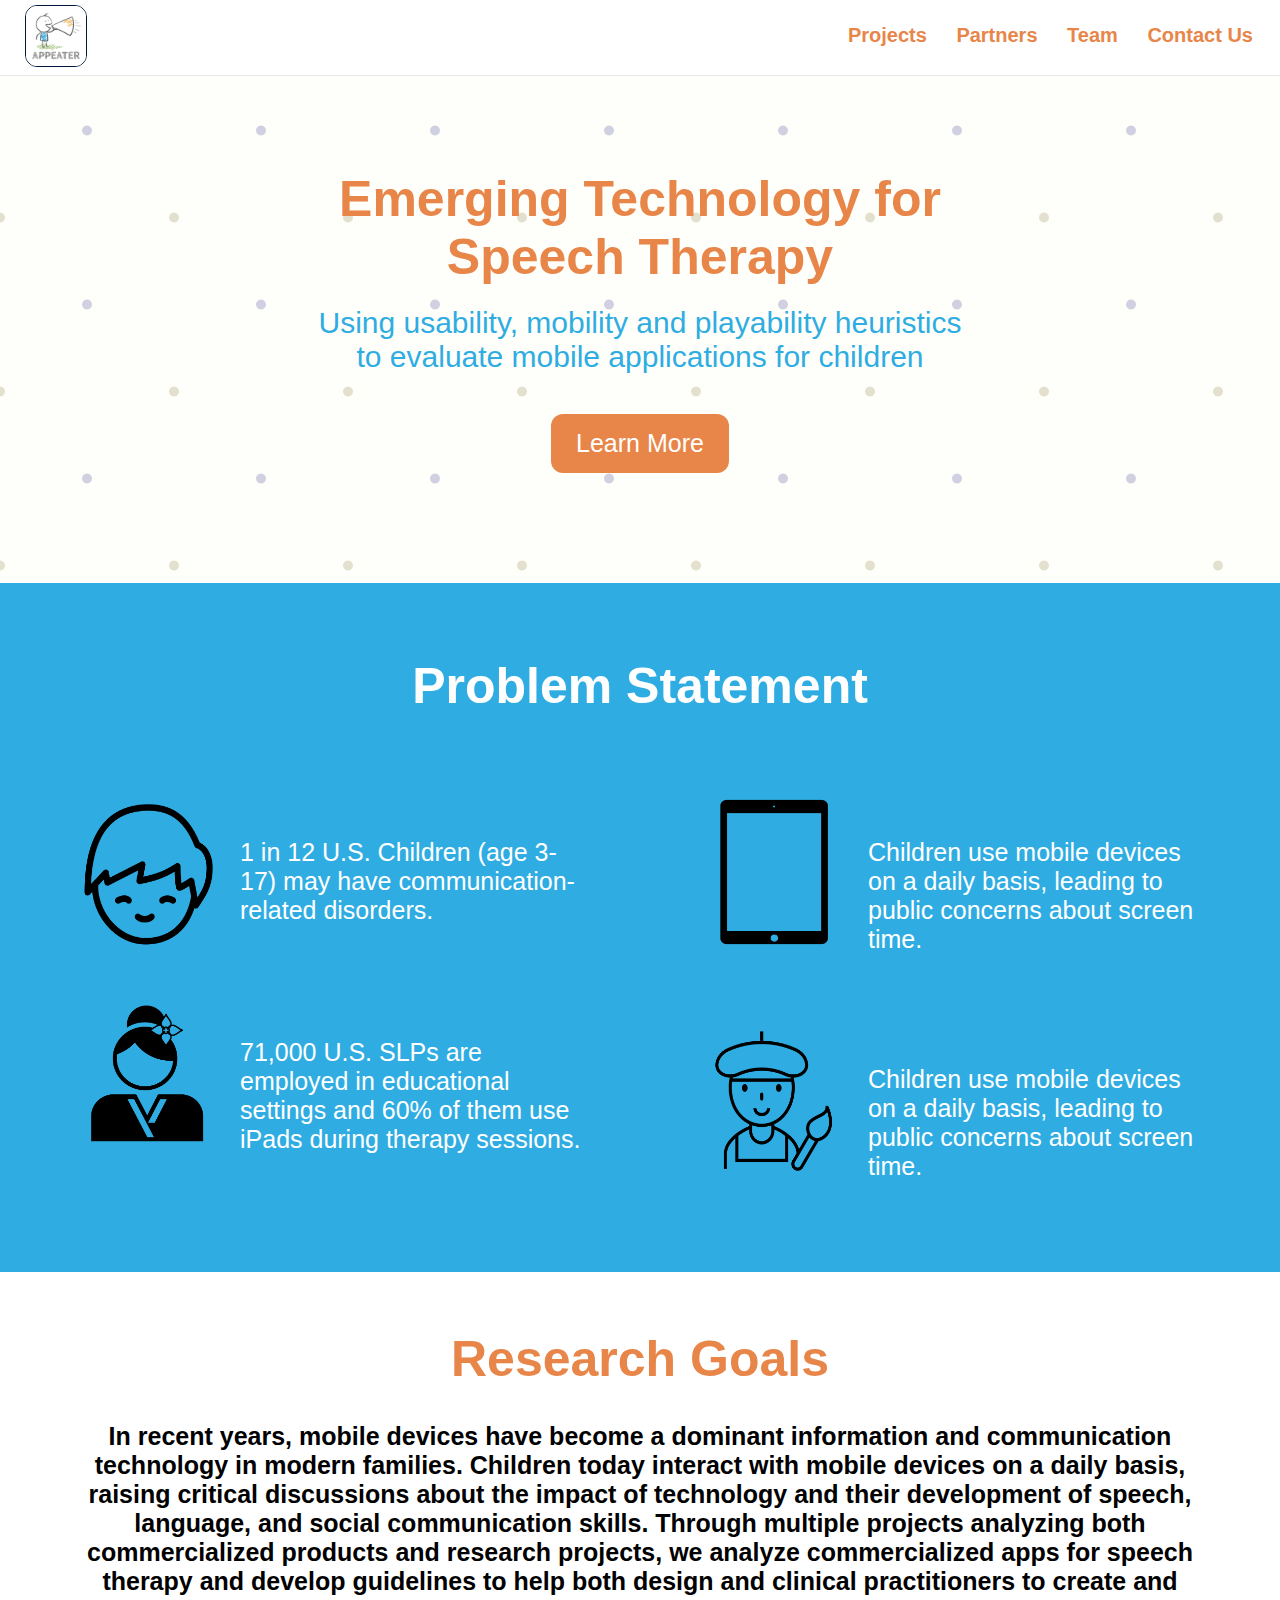
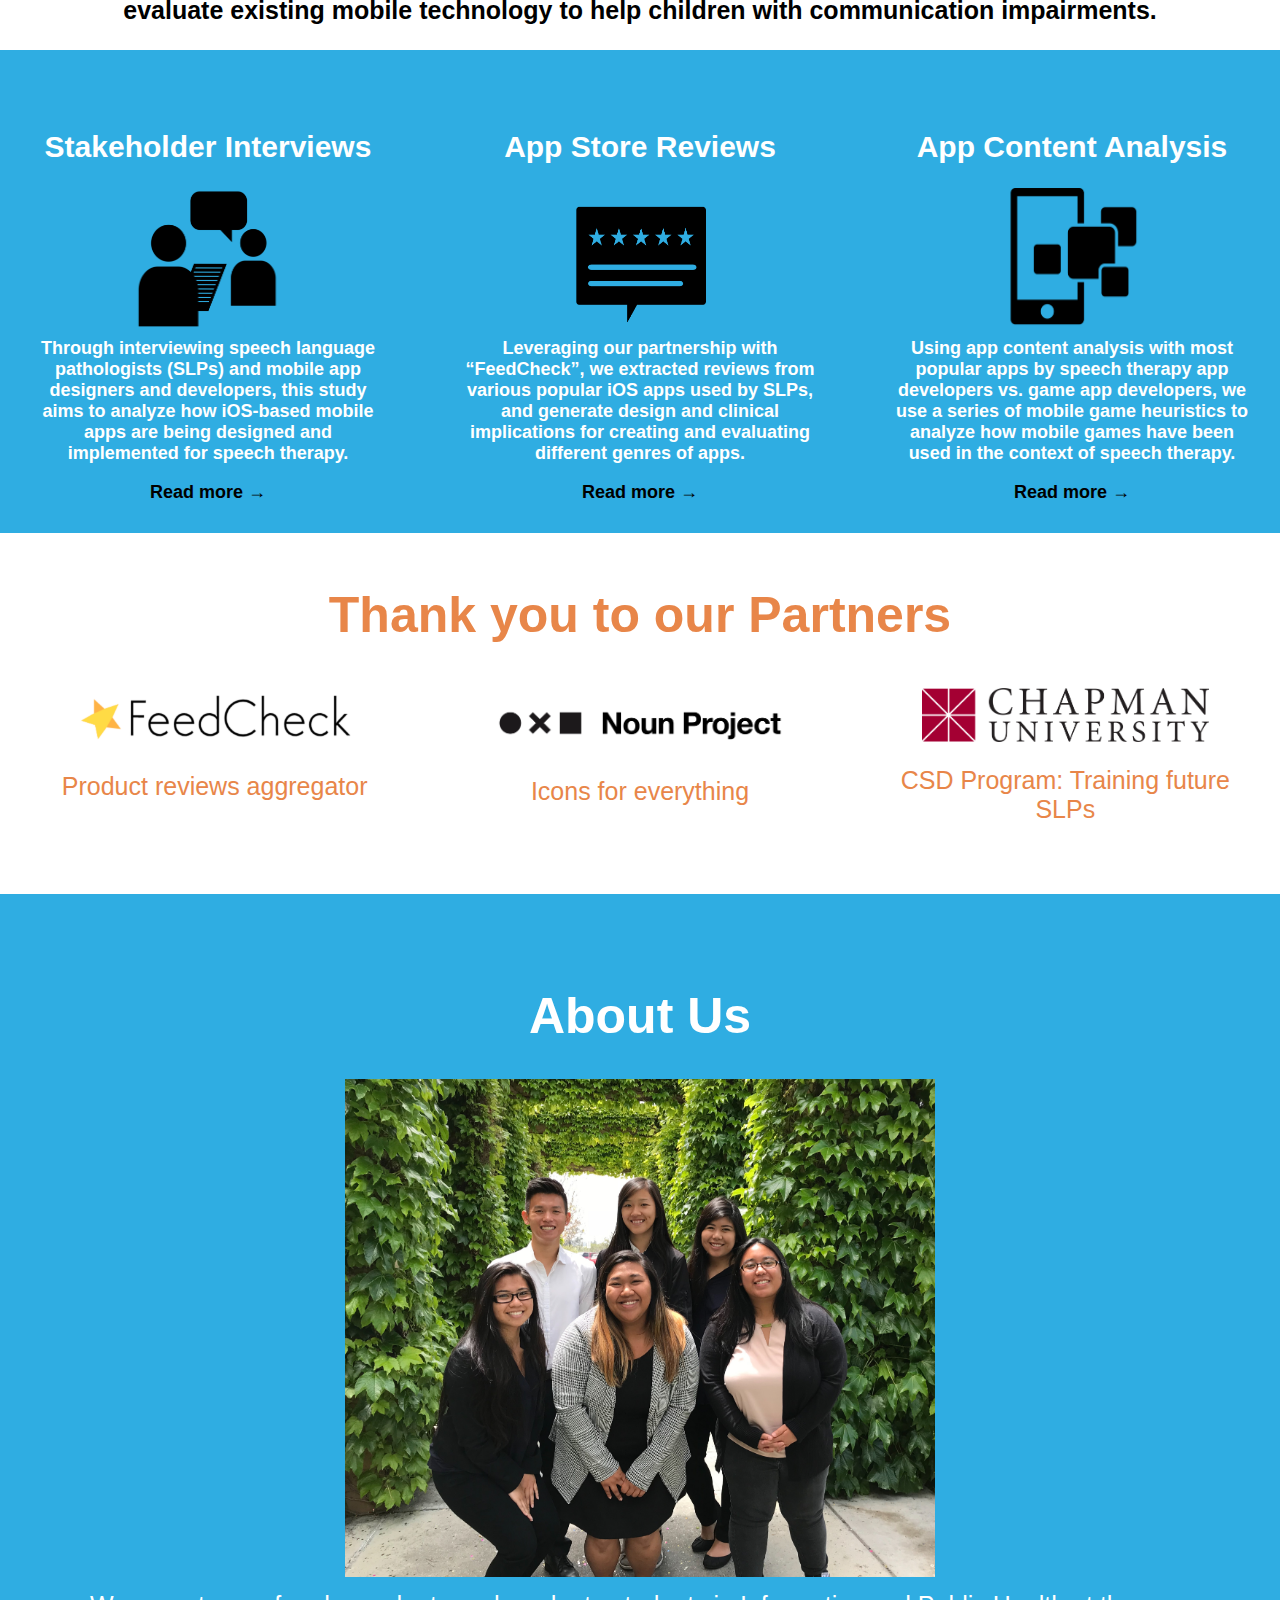
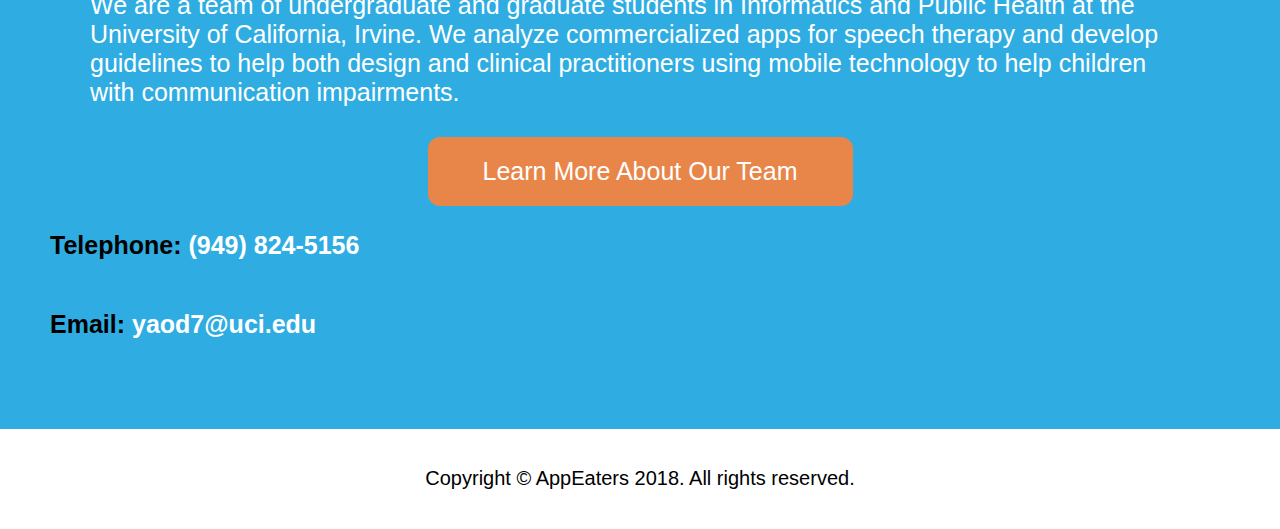
<file: index.html>
<!DOCTYPE html>
<html lang="en">

<head>
    <title>Emerging Technology for Speech Therapy</title>
    <meta charset="utf-8">
    <meta content="width=device-width, initial-scale=1.0" name="viewport">
    <meta content="" name="keywords">
    <meta content="" name="description">

    <!--CSS-->
    <link rel="stylesheet" type="text/css" href="main.css">

    <!--Javascript-->
    <script src="https://ajax.googleapis.com/ajax/libs/jquery/3.2.1/jquery.min.js"></script>
    <script type="text/javascript" src="appeaters.js"></script>

</head>

<body>
    <header>
    <!--Navigation-->
    <div class="nav">
        <a href="index.html"><img class="logo-img" src="img/logo_white.png" alt="Appeater Logo" height="60" width="60"></a>
        <label for="toggle">&#9776;</label>
        <input type="checkbox" id="toggle"/>
        <div class="menu">
            <a href="#projects">Projects</a>
            <a href="#partners">Partners</a>
            <a href="team.html">Team</a>
            <a href="#contact">Contact Us</a>
        </div>
    </div>

    <!--Header Banner-->
    <div class="banner">
        <h1>Emerging Technology for Speech Therapy</h1>
        <h2>Using usability, mobility and playability heuristics to evaluate mobile applications for children</h2>
        <button type="button"><a href="#problemstatement">Learn More</a></button>
    </div>

    </header>

    <!--Mission Statement-->
    <div class="mission-statement" id="problemstatement">
        <h1>Problem Statement</h1>
        <ul>
            <li>
                <img src="img/Child.png" alt="Child" height="80" width="80">
                <h2>1 in 12 U.S. Children (age 3-17) may have communication-related disorders. </h2>
            </li>
            <li>
                <img src="img/Therapist.png" alt="Therapist" height="80" width="80">
                <h2>71,000 U.S. SLPs are employed in educational settings and 60% of them use iPads during therapy sessions.</h2>
            </li>
            <li>
                <img src="img/iPad.png" alt="iPad" height="80" width="80">
                <h2>Children use mobile devices on a daily basis, leading to public concerns about screen time.</h2>
            </li>
            <li>
                <img src="img/SLP App Developers.png" alt="SLP App Developers" height="80" width="80">
                <h2>Children use mobile devices on a daily basis, leading to public concerns about screen time.</h2>
            </li>
        </ul>
    </div>

    <!--Interviews, Reviews, Analysis-->
    <div class="research-des" id="projects">
        <h1> Research Goals</h1>
        <h2>In recent years, mobile devices have become a dominant information and communication technology in modern families. Children today interact with mobile devices on a daily basis, raising critical discussions about the impact of technology and their development of speech, language, and social communication skills. Through multiple projects analyzing both commercialized products and research projects, we analyze commercialized apps for speech therapy and develop guidelines to help both design and clinical practitioners to create and evaluate existing mobile technology to help children with communication impairments.</h4>
    </div>
    <div class="content-list">
        <ul>
            <li>
                <h2>Stakeholder Interviews</h2>
                <img src="img/Stakeholder Interview.png" alt="Content Analysis Study Icon" height="80" width="80">
                <h3>Through interviewing speech language pathologists (SLPs) and mobile app designers and developers, this study aims to analyze how iOS-based mobile apps are being designed and implemented for speech therapy.</h3><br />
                <h3><a href="stakeholder_interview.html">Read more →</a></h3>
            </li>
            <li>
                <h2>App Store Reviews</h2>
                <img src="img/Appstore Reviews.png" alt="Content Analysis Study Icon" height="80" width="80">
                <h3>Leveraging our partnership with “FeedCheck”, we extracted reviews from various popular iOS apps used by SLPs, and generate design and clinical implications for creating and evaluating different genres of apps.</h2><br />
                <h3><a href="app_store_reviews.html">Read more →</a></h3>
            </li>
            <li>
                <h2>App Content Analysis</h2>
                <img src="img/App Content Review.png" alt="Content Analysis Study Icon" height="80" width="80">
                <h3>Using app content analysis with most popular apps by speech therapy app developers vs. game app developers, we use a series of mobile game heuristics to analyze how mobile games have been used in the context of speech therapy.</h3><br />
                <h3><a href="app_content_analysis.html">Read more →</a></h3>
            </li>
        </ul>
    </div>

    <!--Partners-->
    <div class="sponsors" id="partners">
        <h1>Thank you to our Partners</h1>
        <ul>
            <li>
                <a href="https://feedcheck.co/"><img src="img/feedcheck.png" alt="Feedcheck Logo" height="40" width="100"></a>
                <h2>Product reviews aggregator</h2>
            </li>
            <li>
                <a href="https://thenounproject.com/"><img src="img/nounproject.png" alt="TheNounProject Logo" height="40" width="100"></a>
                <h2>Icons for everything</h2>
            </li>
            <li>
                <a href="https://www.chapman.edu/crean/academic-programs/graduate-programs/ms-communication-sciences-and-disorders/index.aspx"><img src="img/chapman.jpg" alt="Chapman University Logo" height="40" width="100"></a>
                <h2>CSD Program: Training future SLPs</h2>
            </li>
        </ul>
    </div>

    <!--Contact-->
    <div class="contact-section" id="contact">
                <h1>About Us</h1>
                <img src="img/teampic.jpg" alt="Appeater Logo" height="60" width="60">
                <h2>We are a team of undergraduate and graduate students in Informatics and Public Health
                     at the University of California, Irvine. We analyze commercialized apps for speech therapy
                     and develop guidelines to help both design and clinical practitioners using mobile technology
                     to help children with communication impairments.</h2>
                 <button type="button"> <h2><a href="team.html">Learn More About Our Team</a></h2></button>
                 <p>Telephone: <a href="tel:(949) 824-5156">(949) 824-5156</a></p>
                 <p>Email: <a href="mailto:yaod7@uci.edu">yaod7@uci.edu</a></p>
    </div>
    <!--Footer-->
    <footer>
        <h1>Copyright © AppEaters 2018. All rights reserved.</h1>
    </footer>

</body>
</html>
</file>
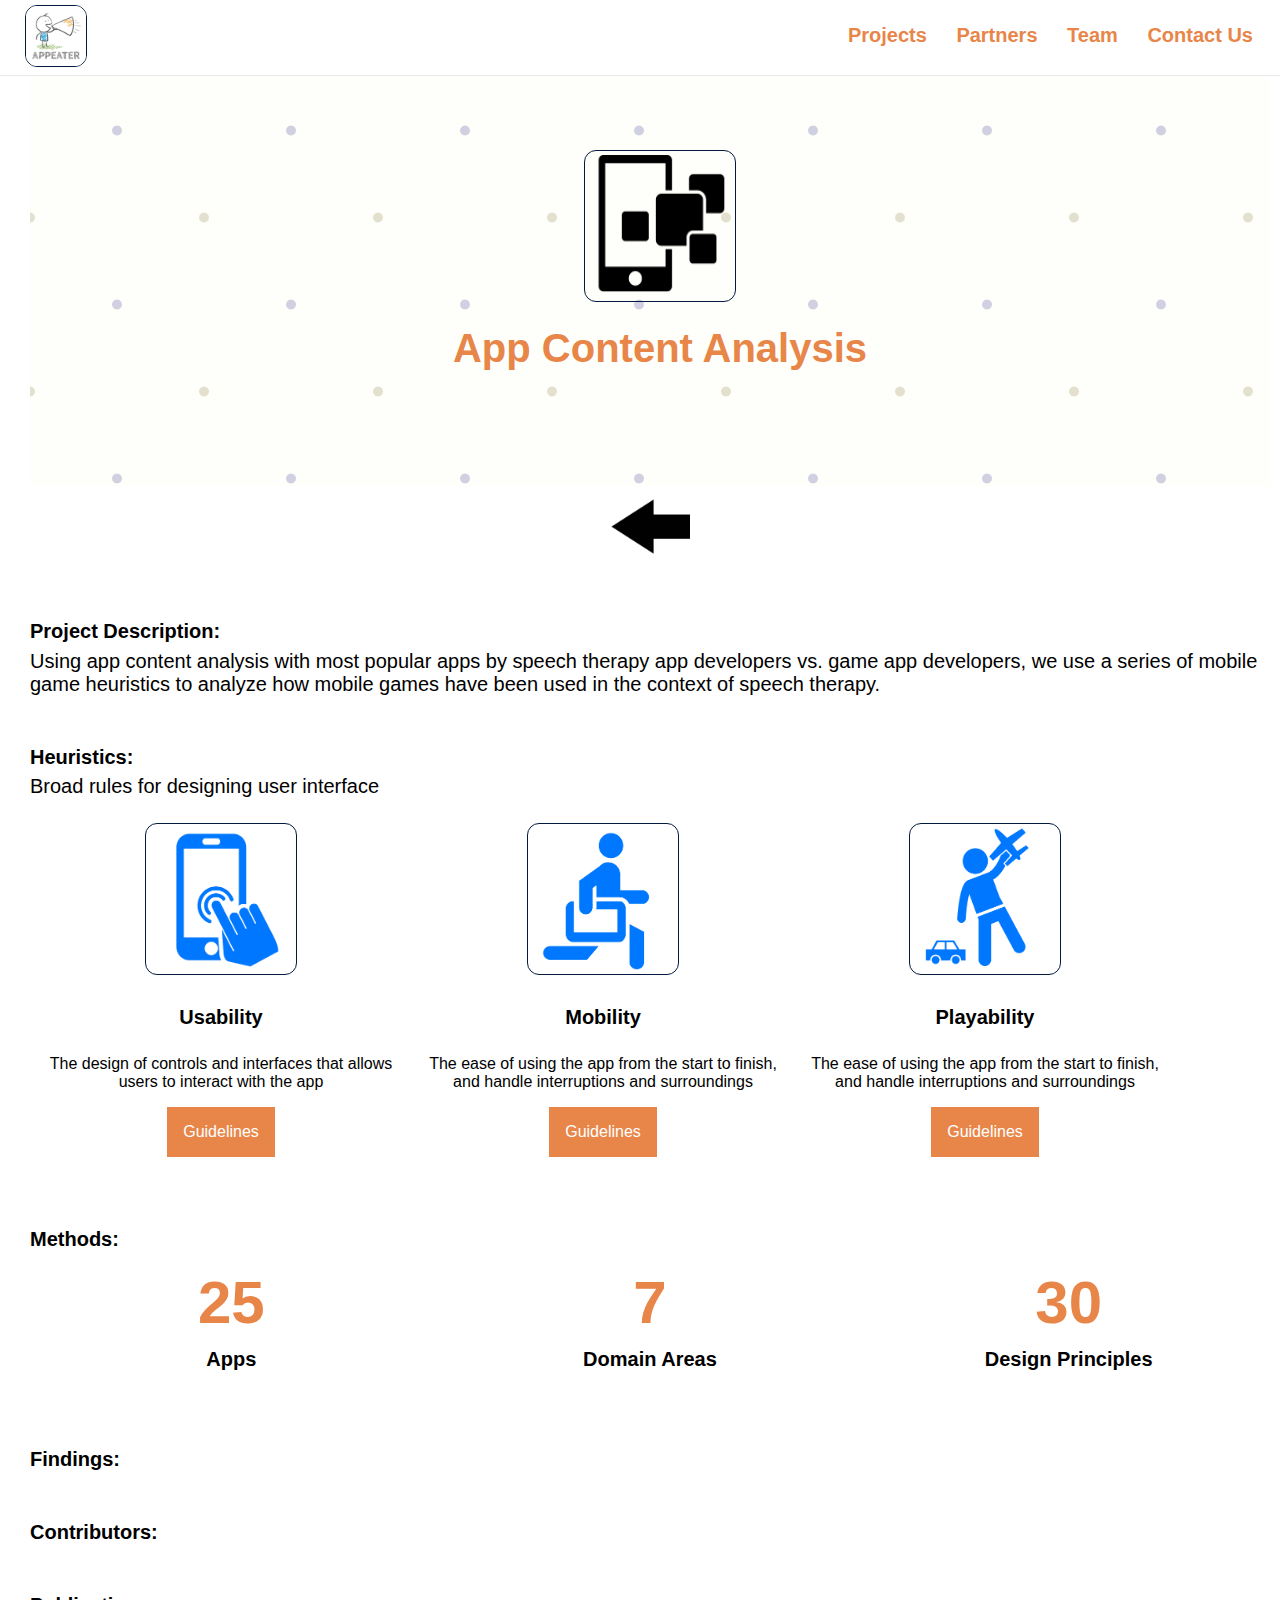
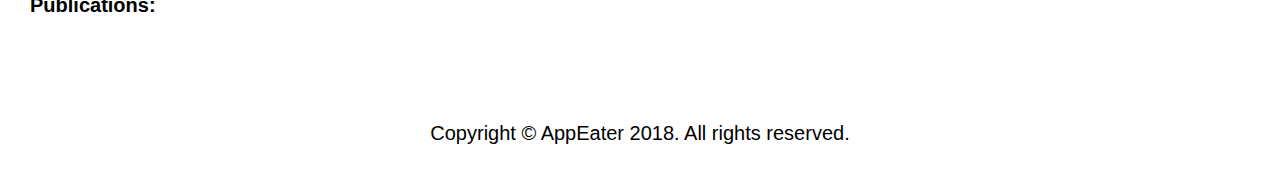
<file: app_content_analysis.html>
<!DOCTYPE html>
<html lang="en">

<head>
    <title>App Content Analysis</title>
    <meta charset="utf-8">
    <meta content="width=device-width, initial-scale=1.0" name="viewport">
    <meta content="" name="keywords">
    <meta content="" name="description">

    <!--CSS-->
    <link rel="stylesheet" type="text/css" href="main.css">

    <!--Javascript-->
    <script src="appeaters.js"></script>

</head>

<body>
    <header>
        <!--Navigation-->
        <div class="nav">
            <a href="index.html"><img class="logo-img" src="img/logo_white.png" alt="Appeater Logo" height="60" width="60"></a>
            <label for="toggle">&#9776;</label>
            <input type="checkbox" id="toggle"/>
            <div class="menu">
                <a href="index.html">Projects</a>
                <a href="index.html">Partners</a>
                <a href="team.html">Team</a>
                <a href="index.html">Contact Us</a>
            </div>
        </div>

    <!--Header Banner-->
    <div class="project-section">
        <div class="project-banner">
            <img src="img/App Content Review.png" alt="Appeater Logo" height="60" width="60">
            <h1>App Content Analysis</h1>
        </div>
        <a href="app_store_reviews.html"><img id="arrow" src="img/arrow left.png" alt="Left Arrow" height="60" width="60"></a>
        <h2>Project Description:</h2>
        <h3>Using app content analysis with most popular apps by speech therapy app developers vs. game app developers, we use a series of mobile game heuristics to analyze how mobile games have been used in the context of speech therapy.</h3>

        <h2>Heuristics:</h2>
        <h3>Broad rules for designing user interface</h3>

        <div class="row">
            <div class="column">
                    <img src="img/Usability.png" alt="usability_icon" width="110" height="110">
                      <h4>Usability</h4>
                      <p>The design of controls and interfaces that allows users to interact with the app</p>
                      <div class="dropdown">
                        <button class="dropbtn">Guidelines</button>
                        <div class="dropdown-content">
                            <a class="dropdown-item" href="#">GU1. Audio-visual Representation supports the game</a>
                            <a class="dropdown-item" href="#">GU2. Screen layout is efficient and visually pleasing</a>
                            <a class="dropdown-item" href="#">GU3. Device UI and game UI are used for their own purposes</a>
                            <a class="dropdown-item" href="#">GU4. Indicators are visible</a>
                            <a class="dropdown-item" href="#">GU5. The player understands the terminology</a>
                            <a class="dropdown-item" href="#">GU6. Navigation is consistent, logical, and minimalist</a>
                            <a class="dropdown-item" href="#">GU7. Control keys are consistent and follow standard conventions</a>
                            <a class="dropdown-item" href="#">GU8. Game controls are convenient and flexible</a>
                            <a class="dropdown-item" href="#">GU9. The game gives feedback on the player’s actions</a>
                            <a class="dropdown-item" href="#">GU10. The player cannot make irreversible errors</a>
                            <a class="dropdown-item" href="#">GU11. The player does not have to memorize things unnecessarily</a>
                            <a class="dropdown-item" href="#">GU12. The game contains help</a>
                        </div>
                    </div>
                </div>

                <div class="column">
                    <img src="img/Mobility.png" alt="mobility_icon" width="110" height="110">
                      <h4>Mobility</h4>
                      <p>The ease of using the app from the start to finish, and handle interruptions and surroundings</p>
                      <div class="dropdown">
                        <button class="dropbtn">Guidelines</button>
                        <div class="dropdown-content">
                              <a class="dropdown-item" href="#demo1">MO1. Audio-visual Representation supports the game</a>
                              <a class="dropdown-item" href="#demo2">MO2. The game accommodates with the surroundings</a>
                              <a class="dropdown-item" href="#demo3">MO3. Interruptions are handled reasonably</a>
                          </div>
                    </div>
                </div>

                <div class="column">
                    <img src="img/Playability.png" alt="playablity_icon" width="110" height="110">
                      <h4>Playability</h4>
                      <p>The ease of using the app from the start to finish, and handle interruptions and surroundings</p>
                      <div class="dropdown">
                        <button class="dropbtn">Guidelines</button>
                        <div class="dropdown-content">
                            <a class="dropdown-item" href="#">GP1. The game provides clear goals or supports player-created goals</a>
                            <a class="dropdown-item" href="#">GP2. The player sees the progress in the game and can compare the results</a>
                            <a class="dropdown-item" href="#">GP3. The players are rewarded and rewards are meaningful</a>
                            <a class="dropdown-item" href="#">GP4. The player is in control</a>
                            <a class="dropdown-item" href="#">GP5. Challenge, strategy, and pace are in balance</a>
                            <a class="dropdown-item" href="#">GP6. The first-time experience is encouraging</a>
                            <a class="dropdown-item" href="#">GP7. The game story supports the gameplay and is meaningful</a>
                            <a class="dropdown-item" href="#">GP8. There are no repetitive or boring tasks</a>
                            <a class="dropdown-item" href="#">GP9. The players can express themselves</a>
                            <a class="dropdown-item" href="#">GP10. The game supports different playing styles</a>
                            <a class="dropdown-item" href="#">GP11. The game does not stagnate</a>
                            <a class="dropdown-item" href="#">GP12. The game is consistent</a>
                            <a class="dropdown-item" href="#">GP13. The game uses orthogonal unit differentiation</a>
                            <a class="dropdown-item" href="#">GP14. The player does not lose any hard-won possessions</a>
                          </div>
                      </div>
                  </div>
              </div>

        <h2>Methods:</h2>
            <ul>
                <li>
                    <h5>25</h5>
                    <h4>Apps<h4>
                </li>
                <li>
                    <h5>7</h5>
                    <h4>Domain Areas<h4>
                </li>
                <li>
                    <h5>30</h5>
                    <h4>Design Principles<h4>
                </li>
            </ul>
        <h2>Findings:</h2>
        <h2>Contributors:</h2>
        <h2>Publications:</h2>
    </div>

    <!--Footer-->
    <footer>
        <h1>Copyright © AppEater 2018. All rights reserved.</h1>
    </footer>


</header>
</body>
</file>
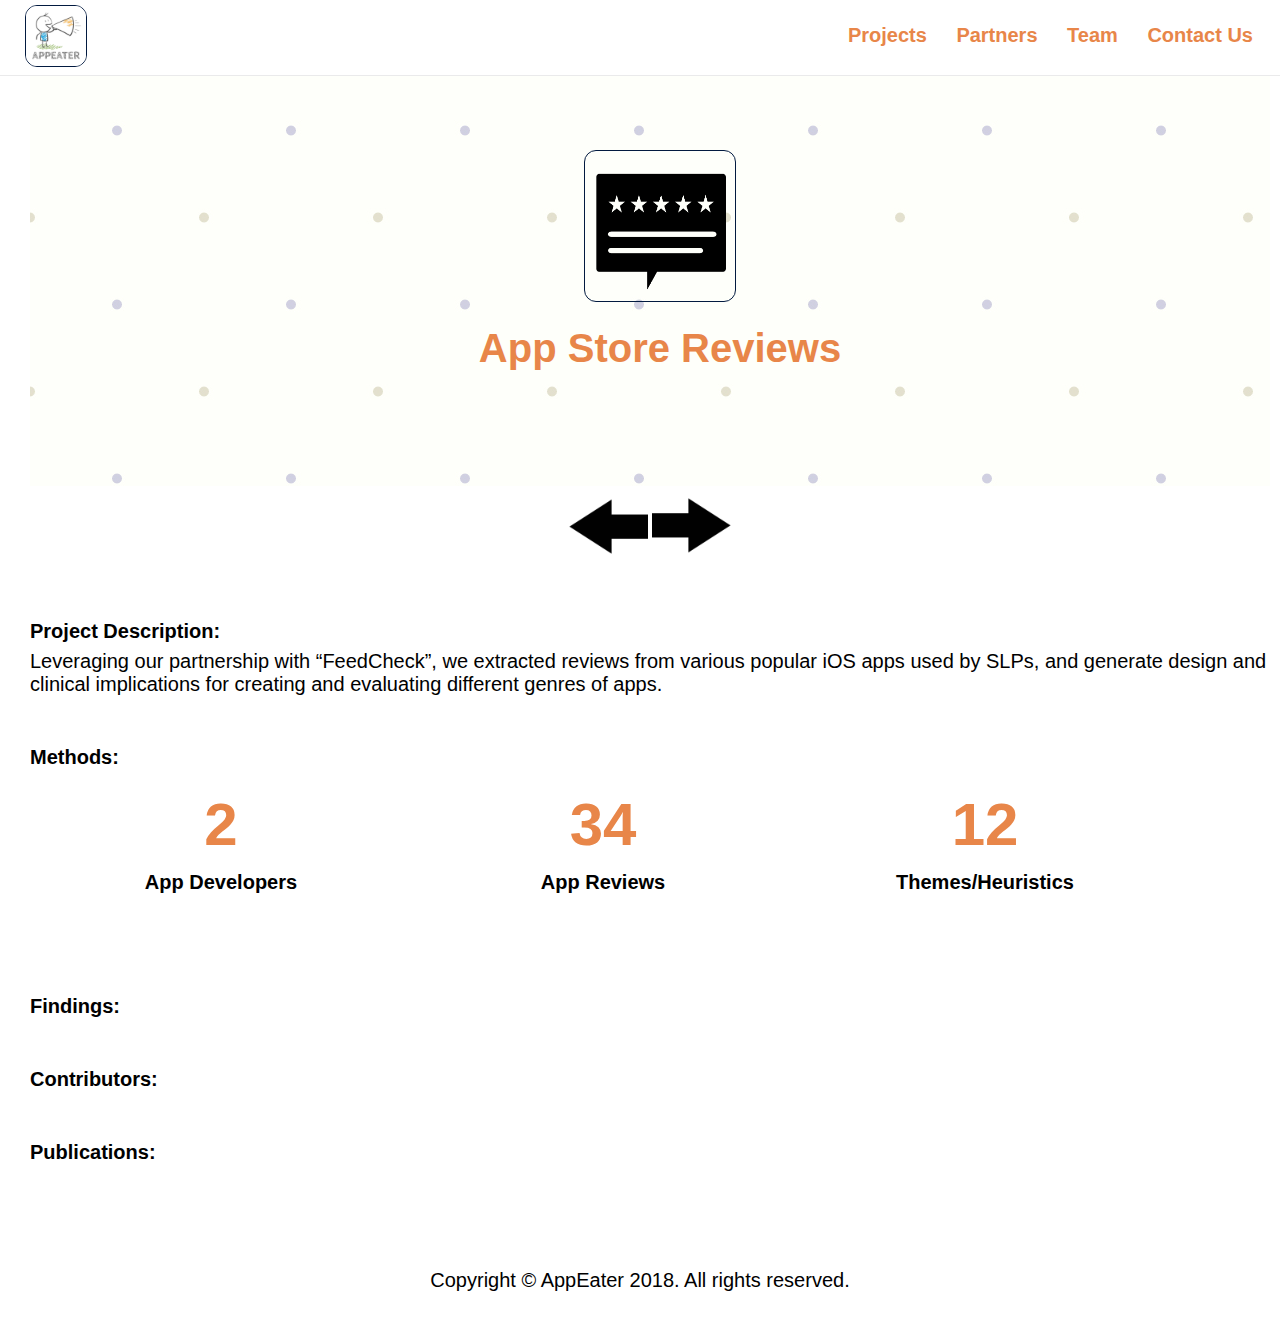
<file: app_store_reviews.html>
<!DOCTYPE html>
<html lang="en">

<head>
    <title>App Store Reviews</title>
    <meta charset="utf-8">
    <meta content="width=device-width, initial-scale=1.0" name="viewport">
    <meta content="" name="keywords">
    <meta content="" name="description">

    <!--CSS-->
    <link rel="stylesheet" type="text/css" href="main.css">

    <!--Javascript-->
    <script src="appeaters.js"></script>

</head>

<body>
    <header>
        <!--Navigation-->
        <div class="nav">
            <a href="index.html"><img class="logo-img" src="img/logo_white.png" alt="Appeater Logo" height="60" width="60"></a>
            <label for="toggle">&#9776;</label>
            <input type="checkbox" id="toggle"/>
            <div class="menu">
                <a href="index.html">Projects</a>
                <a href="index.html">Partners</a>
                <a href="team.html">Team</a>
                <a href="index.html">Contact Us</a>
            </div>
        </div>

    <!--Header Banner-->
    <div class="project-section">
        <div class="project-banner">
            <img src="img/Appstore Reviews.png" alt="Appeater Logo" height="60" width="60">
            <h1>App Store Reviews</h1>
        </div>
        <a href="stakeholder_interview.html"><img id="arrow" src="img/arrow left.png" alt="Left Arrow" height="60" width="60"></a>
        <a href="app_content_analysis.html"><img id="arrow" src="img/arrow right.png" alt="Right Arrow" height="60" width="60"></a>
        <h2>Project Description:</h2>
        <h3>Leveraging our partnership with “FeedCheck”, we extracted reviews from various popular iOS apps used by SLPs, and generate design and clinical implications for creating and evaluating different genres of apps.</h3>

        <h2>Methods:</h2>
        <div class="row">
            <div class="column2">
                    <h5>2</h5>
                    <h4>App Developers<h4>
            </div>

            <div class="column2">
                    <h5>34</h5>
                    <h4>App Reviews<h4>
            </div>

            <div class="column2">
                    <h5>12</h5>
                    <h4>Themes/Heuristics<h4>
            </div>
        </div>

        <h2>Findings:</h2>
        <h2>Contributors:</h2>
        <h2>Publications:</h2>
    </div>

    <!--Footer-->
    <footer>
        <h1>Copyright © AppEater 2018. All rights reserved.</h1>
    </footer>


</header>
</body>
</file>
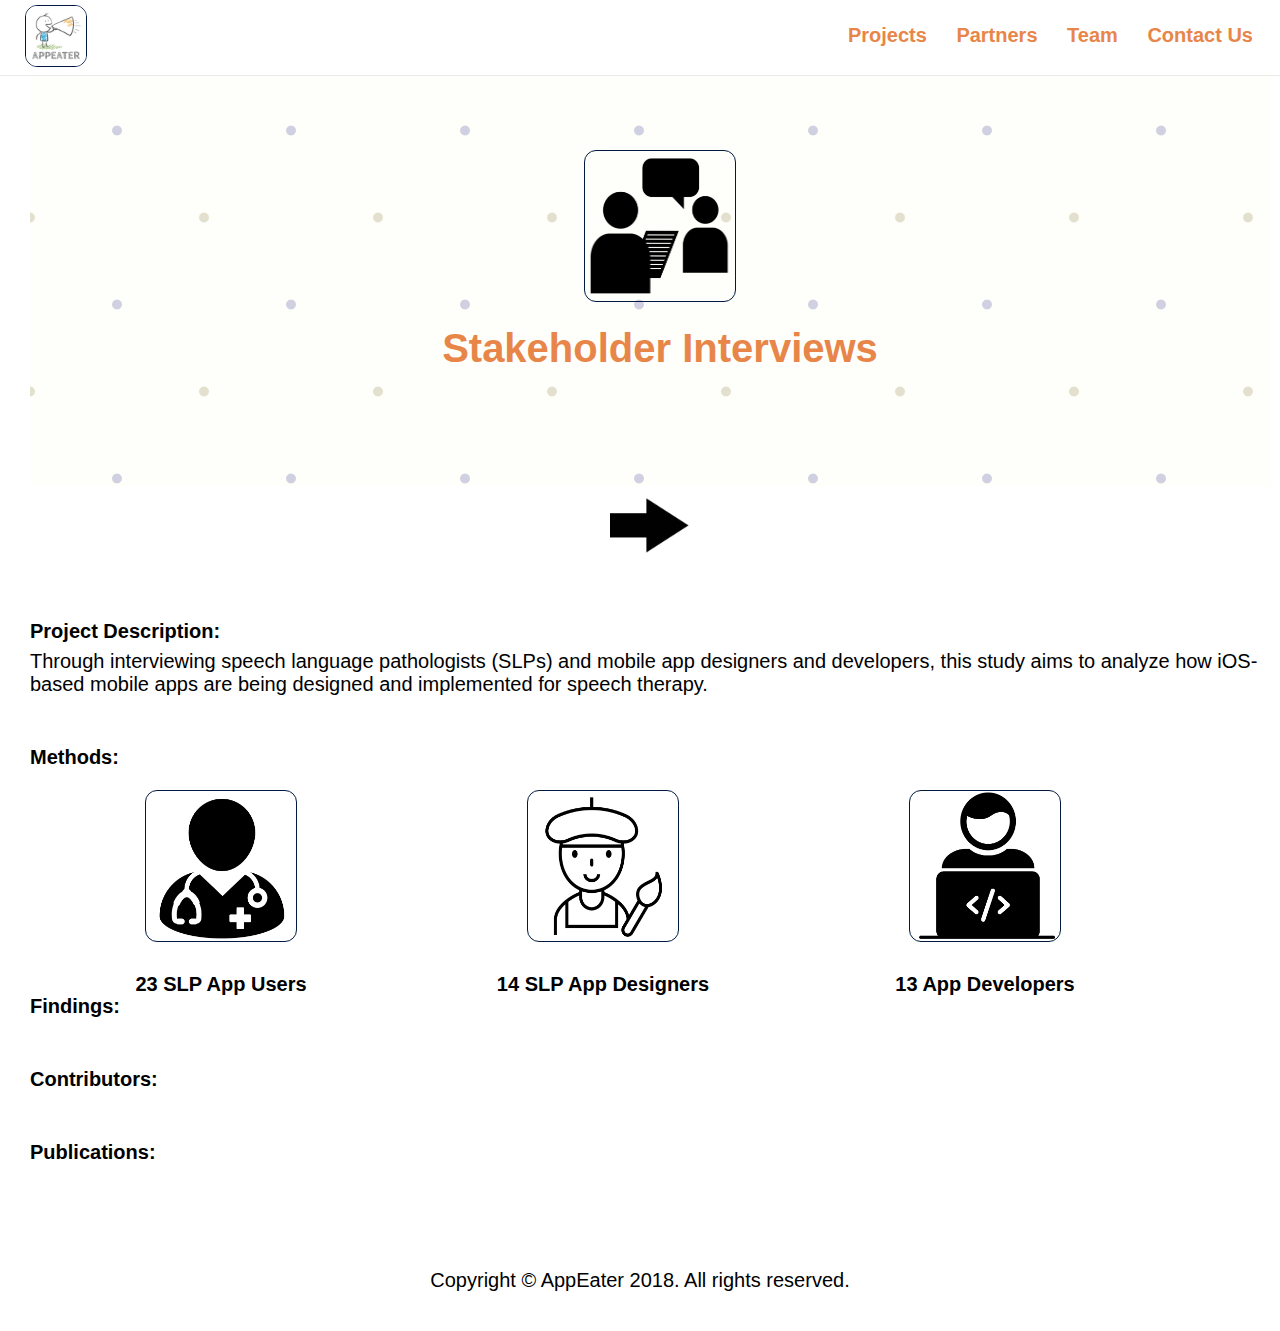
<file: stakeholder_interview.html>
<!DOCTYPE html>
<html lang="en">

<head>
    <title>Stakeholder Interviews</title>
    <meta charset="utf-8">
    <meta content="width=device-width, initial-scale=1.0" name="viewport">
    <meta content="" name="keywords">
    <meta content="" name="description">

    <!--CSS-->
    <link rel="stylesheet" type="text/css" href="main.css">

    <!--Javascript-->
    <script src="appeaters.js"></script>

</head>

<body>
    <header>
        <!--Navigation-->
        <div class="nav">
            <a href="index.html"><img class="logo-img" src="img/logo_white.png" alt="Appeater Logo" height="60" width="60"></a>
            <label for="toggle">&#9776;</label>
            <input type="checkbox" id="toggle"/>
            <div class="menu">
                <a href="index.html">Projects</a>
                <a href="index.html">Partners</a>
                <a href="team.html">Team</a>
                <a href="index.html">Contact Us</a>
            </div>
        </div>

    <!--Header Banner-->
    <div class="project-section">
        <div class="project-banner">
            <img src="img/Stakeholder Interview.png" alt="Appeater Logo" height="60" width="60">
            <h1>Stakeholder Interviews</h1>
        </div>
        <a href="app_store_reviews.html"><img id="arrow" src="img/arrow right.png" alt="Right Arrow" height="60" width="60"></a>
        <h2>Project Description:</h2>
        <h3>Through interviewing speech language pathologists (SLPs) and mobile app designers and developers, this study aims to analyze how iOS-based mobile apps are being designed and implemented for speech therapy.</h3>
        <h2>Methods:</h2>
        <div class="row">
            <div class="column2">
                    <img src="img/Doctor.png" alt="Appeater Logo" height="60" width="60">
                    <h4>23 SLP App Users<h4>
            </div>

            <div class="column2">
                    <img src="img/SLP App Developers.png" alt="Appeater Logo" height="60" width="60">
                    <h4>14 SLP App Designers<h4>
            </div>

            <div class="column2">
                    <img src="img/Developer.png" alt="Appeater Logo" height="60" width="60">
                    <h4>13 App Developers<h4>
            </div>
        </div>

        <h2>Findings:</h2>
        <h2>Contributors:</h2>
        <h2>Publications:</h2>
    </div>

    <!--Footer-->
    <footer>
        <h1>Copyright © AppEater 2018. All rights reserved.</h1>
    </footer>


</header>
</body>
</file>
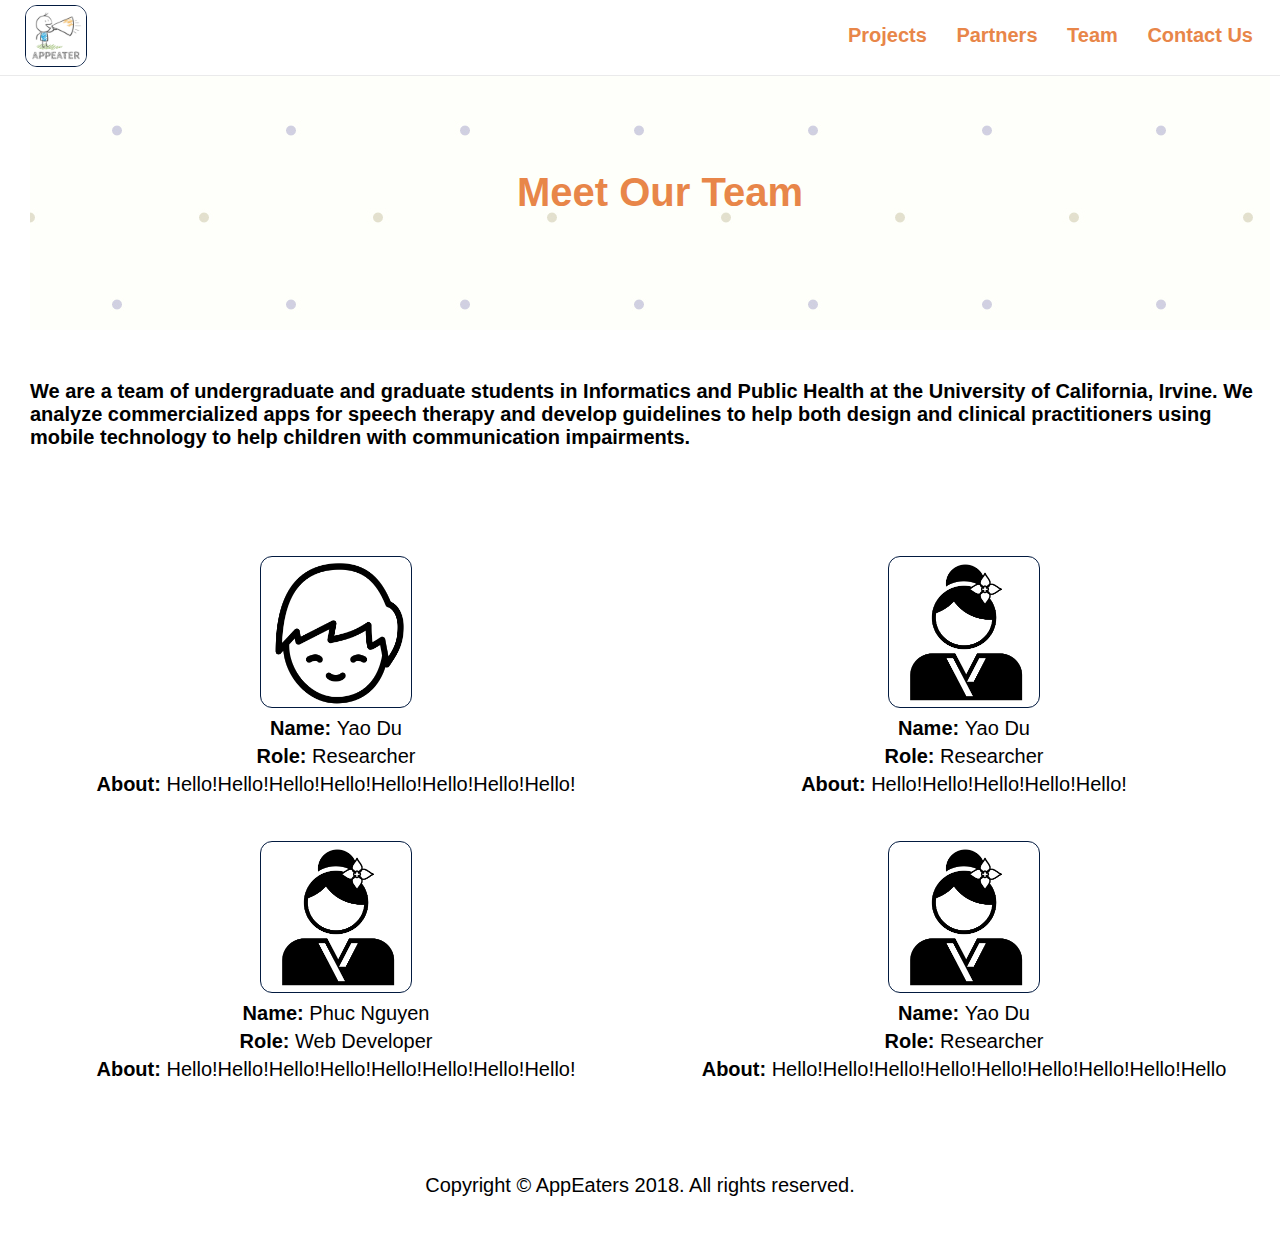
<file: team.html>
<!DOCTYPE html>
<html lang="en">

<head>
    <title>The Team</title>
    <meta charset="utf-8">
    <meta content="width=device-width, initial-scale=1.0" name="viewport">
    <meta content="" name="keywords">
    <meta content="" name="description">

    <!--CSS-->
    <link rel="stylesheet" type="text/css" href="main.css">

    <!--Javascript-->
    <script src="appeaters.js"></script>

</head>

<body>
    <header>
    <!--Navigation-->

    <!--Navigation-->
    <div class="nav">
        <a href="index.html"><img class="logo-img" src="img/logo_white.png" alt="Appeater Logo" height="60" width="60"></a>
        <label for="toggle">&#9776;</label>
        <input type="checkbox" id="toggle"/>
        <div class="menu">
            <a href="index.html">Projects</a>
            <a href="index.html">Partners</a>
            <a href="team.html">Team</a>
            <a href="index.html">Contact Us</a>
        </div>
    </div>

    <!--Header Banner-->
    <div class="project-section">
        <div class="project-banner">
            <h1>Meet Our Team</h1>
        </div>
        <h2>We are a team of undergraduate and graduate students in Informatics and Public Health at the University of California, Irvine. We analyze commercialized apps for speech therapy and develop guidelines to help both design and clinical practitioners using mobile technology to help children with communication impairments.</h3>
    </div>
    <div class="team-section">
            <ul>
                <li>
                    <img src="img/Child.png" alt="Child" height="80" width="80">
                    <p><b>Name: </b>Yao Du</p>
                    <p><b>Role: </b>Researcher </p>
                    <p><b>About: </b>Hello!Hello!Hello!Hello!Hello!Hello!Hello!Hello!</p>
                </li>
                <li>
                    <img src="img/Therapist.png" alt="Therapist" height="80" width="80">
                    <p><b>Name: </b>Phuc Nguyen</p>
                    <p><b>Role: </b>Web Developer</p>
                    <p><b>About: </b>Hello!Hello!Hello!Hello!Hello!Hello!Hello!Hello!</p>
                </li>
                <li>
                    <img src="img/Therapist.png" alt="Therapist" height="80" width="80">
                    <p><b>Name: </b>Yao Du</p>
                    <p><b>Role: </b>Researcher </p>
                    <p><b>About: </b>Hello!Hello!Hello!Hello!Hello!</p>
                </li>
                <li>
                    <img src="img/Therapist.png" alt="Therapist" height="80" width="80">
                    <p><b>Name: </b>Yao Du</p>
                    <p><b>Role: </b>Researcher </p>
                    <p><b>About: </b>Hello!Hello!Hello!Hello!Hello!Hello!Hello!Hello!Hello</p>
                </li>
        </div>

    <!--Footer-->
    <footer>
        <h1>Copyright © AppEaters 2018. All rights reserved.</h1>
    </footer>
</body>
</html>
</file>
<file: main.css>
body, header{
    margin: 0;
    background: #2FADE2;
    font-family: Muli, Helvetica,Arial,sans-serif;
    text-align: center;
    width: 100%;
    height: 100%;
}

.nav {
    border-bottom: 1px solid #EAEAEB;
    text-align: right;
    height: 75px;
    line-height: 70px;
    background-color: #ffffff;
    position: fixed;
    width: 100%;
    top: 0;
    z-index: 1;
}

.menu {
    text-align: center;
    width: 100%;
    display: none;
    font-size: 20px;
}

.menu a {
    display: block;
    border-bottom: 1px solid #EAEAEB;
    text-decoration: none;
    color: #E88649;
    margin: 0;
    line-height: 70px;
    clear: right;
    background-color: #ffffff;
}

.menu a:hover {
    color: #2FADE2;
}

label {
    display: block;
    cursor: pointer;
    font-size: 30px;
    line-height: 70px;
    width: 26px;
    float: right;
    color: #E88649;
    margin: 5px 20px 0px 0px;
}

#toggle {
    display: none;
}

#toggle:checked + .menu {
    display: block;
}


.logo-img{
    float: left;
    position: relative;
    margin: 5px 15px 6px 25px;
    border: 1px solid #021a40;
    border-radius: 12px;
}

.scrolled{
  background-color: dodgerblue;
  transition: 0.3s;
}

.banner {
    background-image: url(img/background.jpg);
    padding: 150px 30px 80px 30px;
}


.banner h1{
    font-size: 40px;
    color: #E88649;
    margin-top: 0px;
}

.banner h2{
    font-size: 25px;
    color: #2FADE2;
    font-weight: normal;
    margin: 20px 50px 30px 50px;
}

.banner button {
    margin-top: 10px;
    padding: 12px 20px;
    background-color: #E88649;
    border: none;
    border-radius: 12px;
}

.banner a {
    font-size: 17px;
    text-decoration: none;
    color: #ffffff;
}

.mission-statement {
    margin: 20px;
    color: #ffffff;
    padding-top: 20px;
    padding-bottom: 50px;
}

.mission-statement h1 {
    font-size: 40px;
    font-weight: bold;
}

.mission-statement h2 {
    font-size: 20px;
    font-weight: normal;
    margin-top: 90px;
    text-align: left;
}


.mission-statement ul {
    list-style-type: none;
    padding: 0;
    margin: 0;
}

.mission-statement li {
    display: inline-block;
}

.mission-statement img{
    height: 150px;
    width: 150px;
    padding-top: 50px;
    padding-right: 20px;
    float: left;
}

.research-des {
    background-color: #ffffff;
    padding: 25px;
}

.research-des h1 {
    font-size: 40px;
    color: #E88649;
}

.research-des h2 {
    font-size: 20px;
    margin: 0px 10px;
}


.content-list {
}

.content-list ul {
    list-style-type: none;
    padding: 30px 20px 20px 40px;
    margin: 0;
}

.content-list li {
    padding-bottom: 30px;
    padding-top: 60px;
}

.content-list h1 {
    font-size: 40px;
    color: #ffffff;
}

.content-list h2 {
    font-size: 35px;
    color: #ffffff;
}

.content-list h3 {
    font-size: 20px;
    margin: 0px 30px;
    color: #ffffff;
}

.content-list h4 {
    font-size: 20px;
    margin: 0px 30px;
    color: #ffffff;
}


.content-list a {
    color: black;
    text-decoration: none;
}

.content-list img{
    height: 150px;
    width: 150px;
}

.sponsors {
    padding: 20px 10px;
    background-color: #ffffff;
}

.sponsors ul {
    list-style-type: none;
    margin: 0;
    padding: 0;
}

.sponsors li {
    padding-bottom: 50px;
}

.sponsors h1 {
    font-size: 40px;
    font-weight: bold;
    color: #E88649;
    padding-bottom: 10px;
}

.sponsors h2 {
    font-size: 25px;
    font-weight: normal;
    margin: 10px 30px;
    color: #E88649;
}

.sponsors a {
    color: #E88649;
    text-decoration: none;
}

.sponsors img {
    height: 60%;
    width: 60%;
}


.contact-section {
    padding: 60px 50px 40px 50px;
}


.contact-section ul {
    list-style-type: none;
    margin: 0;
    padding: 0;
}

.contact-section h1{
    font-size: 40px;
    font-weight: bold;
    color: #ffffff;
    text-align: center;
}

.contact-section h2 {
    font-size: 20px;
    font-weight: normal;
    text-align: left;
    color: #ffffff;
}

.contact-section button {
    padding: 10px 15px;
    background-color: #E88649;
    border: none;
    border-radius: 12px;
}

.contact-section p {
    font-size: 20px;
    font-weight: bold;
    margin-bottom: 50px;
    text-align: left;
    color: black;
}

.contact-section a{
    text-decoration: none;
    font-size: 20px;
    color: #ffffff;
}

.contact-section img {
    height: 100%;
    width: 100%;
}

footer {
    padding: 25px;
    background-color: #ffffff;
}

footer h1{
    font-weight: normal;
    font-size: 15px;
}


.project-section  {
    background-color: #ffffff;
    padding: 0px 10px 50px 30px;
}

.project-banner {
    background-image: url(img/background.jpg);
    padding: 150px 10px 40px 30px;
}

.project-section img {
    border: 1px solid #021a40;
    height: 150px;
    width: 150px;
    border-radius: 12px;
    position: relative;
}

#arrow {
    height: 80px;
    width: 80px;
    border: none;
}

.project-section h1{
    font-size: 40px;
    color: #E88649;
    margin-top: 20px;
    margin-bottom: 75px;
}

.project-section h2 {
    text-align: left;
    font-weight: bold;
    font-size: 20px;
    margin-top: 50px;
}

.project-section h3 {
    text-align: left;
    font-size: 20px;
    font-weight: normal;
    margin-top: -10px;
}

.project-section h4 {
    text-align: center;
    font-size: 20px;
}

.project-section h5{
    font-size: 60px;
    color: #E88649;
    margin-top: 0px;
    margin-bottom: -15px;
}

.project-section ul {
    list-style-type: none;
    margin: 0;
    padding: 0;
    -webkit-column-count: 3;
    -moz-column-count: 3;
    column-count: 3;
}

.column {
    width: 100%;
    padding: 5px;
    height: 450px; /* Should be removed. Only for demonstration */
}

.column2 {
    width: 100%;
    padding: 5px;
    height: 250px;
}

/* Clear floats after the columns */
.row:after {
    content: "";
    display: table;
    clear: both;
}

.dropbtn {
    background-color: #E88649;
    color: white;
    padding: 16px;
    font-size: 16px;
    border: none;
    cursor: pointer;
}

/* The container <div> - needed to position the dropdown content */
.dropdown {
    position: relative;
    display: inline-block;
}

/* Dropdown Content (Hidden by Default) */
.dropdown-content {
    display: none;
    position: absolute;
    background-color: #f9f9f9;
    min-width: 160px;
    box-shadow: 0px 8px 16px 0px rgba(0,0,0,0.2);
    z-index: 1;
}

/* Links inside the dropdown */
.dropdown-content a {
    color: black;
    padding: 12px 16px;
    text-decoration: none;
    display: block;
}

/* Change color of dropdown links on hover */
.dropdown-content a:hover {background-color: #f1f1f1}

/* Show the dropdown menu on hover */
.dropdown:hover .dropdown-content {
    display: block;
}

/* Change the background color of the dropdown button when the dropdown content is shown */
.dropdown:hover .dropbtn {
    background-color: #3e8e41;
}

.team-section {
    background-color: #ffffff;
    padding: 0px 10px 50px 30px;
}

.team-section h1{
    font-size: 40px;
    color: #E88649;
    margin-top: 20px;
    margin-bottom: 75px;
}


.team-section h2 {
    text-align: left;
    font-size: 20px;
    font-weight: normal;
    margin-top: -10px;
}

.team-section p {
    text-align: center;
    font-size: 20px;
    margin: 5px 30px 5px 30px;
}


.team-section ul {
    list-style-type: none;
    padding: 0;
    margin: 0;
}

.team-section li {
}

.team-section img{
    border: 1px solid #021a40;
    height: 150px;
    width: 150px;
    border-radius: 12px;
    margin-top: 40px;
}

@media screen and (min-width: 675px) {
    label {
        display: none;
    }

    .menu {
        margin: 0 15px 0 0;
        display: inline;
    }

    .menu a {
        margin: 0 12px;
        display: inline;
        border-bottom: none;
        font-weight: bold;
        font-size: 20px;
    }

    .banner {
        padding: 150px 130px 80px 130px;
    }

    .banner img {
        border: 1px solid #021a40;
        height: 80px;
        width: 80px;
        border-radius: 12px;
    }

    .banner h1{
        font-size: 40px;
        color: #E88649;
        margin-top: 20px;
    }

    .banner h2{
        font-size: 25px;
        color: #2FADE2;
        font-weight: normal;
        margin: 20px 50px 30px 50px;
    }

    .research-des h1 {
        font-size: 50px;
    }

    .mission-statement h1 {
        font-size: 50px;
    }

    .mission-statement h2 {
        margin-top: 90px;
        text-align: left;
    }

    .mission-statement ul {
        -webkit-column-count: 2;
        -moz-column-count: 2;
        column-count: 2;
    }
    .mission-statement li {
        display: inline-block;
        margin: 0px 50px;
    }

    .mission-statement img{
        height: 150px;
        width: 150px;
        padding-top: 50px;
        float: left;
    }

    .content-list ul {
        padding: 0px;
        -webkit-column-count: 3;
        -moz-column-count: 3;
        column-count: 3;
    }


    .content-list h3 {
        font-size: 18px;
    }

    .content-list h2 {
        font-size: 30px;
        margin: 20px 25px;
    }

    .sponsors ul {
        list-style-type: none;
        margin: 0;
        padding: 0;
        -webkit-column-count: 3;
        -moz-column-count: 3;
        column-count: 3;
    }

    .sponsors li {
        padding-bottom: 50px;
    }

    .sponsors h1 {
        font-size: 50px;
        font-weight: bold;
        padding-bottom: 10px;
    }

    .sponsors h2 {
        font-size: 20px;
        font-weight: normal;
        margin: 20px 30px 0px 30px;
    }

    .sponsors img {
        height: 80%;
        width: 80%;
    }

    .contact-section h1 {
        font-size: 50px;
    }

    .team-section ul {
        list-style-type: none;
        padding: 0;
        margin: 0;
        -webkit-column-count: 2;
        -moz-column-count: 2;
        column-count: 2;
    }

    .column {
        float: left;
        width: 30%;
        padding: 5px;
        height: 350px;
    }

    .column2 {
        float: left;
        width: 30%;
        padding: 5px;
        height: 150px;
    }

}

@media screen and (min-width: 1050px) {
    .banner {
        padding: 150px 130px 110px 130px;
    }

    .banner img {
        border: 1px solid #021a40;
        height: 100px;
        width: 100px;
        border-radius: 12px;
        margin-top: 40px;
    }

    .banner h1{
        font-size: 50px;
        color: #E88649;
        margin: 20px 130px 0px 130px;
    }

    .banner h2{
        font-size: 30px;
        color: #2FADE2;
        font-weight: normal;
        margin: 20px 180px 30px 180px;
    }

    .banner button {
        padding: 15px 25px;
    }

    .mission-statement h2 {
        font-size: 25px;
    }

    .research-des h2 {
        font-size: 25px;
        margin: 0px 60px 0px 60px;
    }

    .banner a {
        font-size: 25px;
    }

    .sponsors h2 {
        font-size: 25px;
    }

    .sponsors img {
        height: 70%;
        width: 70%;
    }

    .content-list h4 {
        margin: 0px 250px;
    }

    .contact-section h1 {
        font-size: 50px;
    }

    .contact-section h2 {
        font-size: 25px;
        margin: 10px 40px 10px 40px;
    }

    .contact-section p {
        font-size: 25px;
    }

    .contact-section button {
        margin-top: 20px;
    }

    .contact-section a {
        font-size: 25px;
    }

    .contact-section img {
        height: 50%;
        width: 50%;
    }

    footer h1{
        font-size: 20px;
    }

    #container2 {
    	clear:left;
    	float:left;
    	width:100%;
    	overflow:hidden;
    	background:#ffffff;
        height: 700px;
    }
    #container1 {
    	float:left;
    	width:100%;
    	position:relative;
    	right:50%;
    	background:#ffffff;
        margin-left: 20px;
    }

    .team-section ul {
        list-style-type: none;
        padding: 0;
        margin: 0;
        -webkit-column-count: 2;
        -moz-column-count: 2;
        column-count: 2;
    }
</file>
